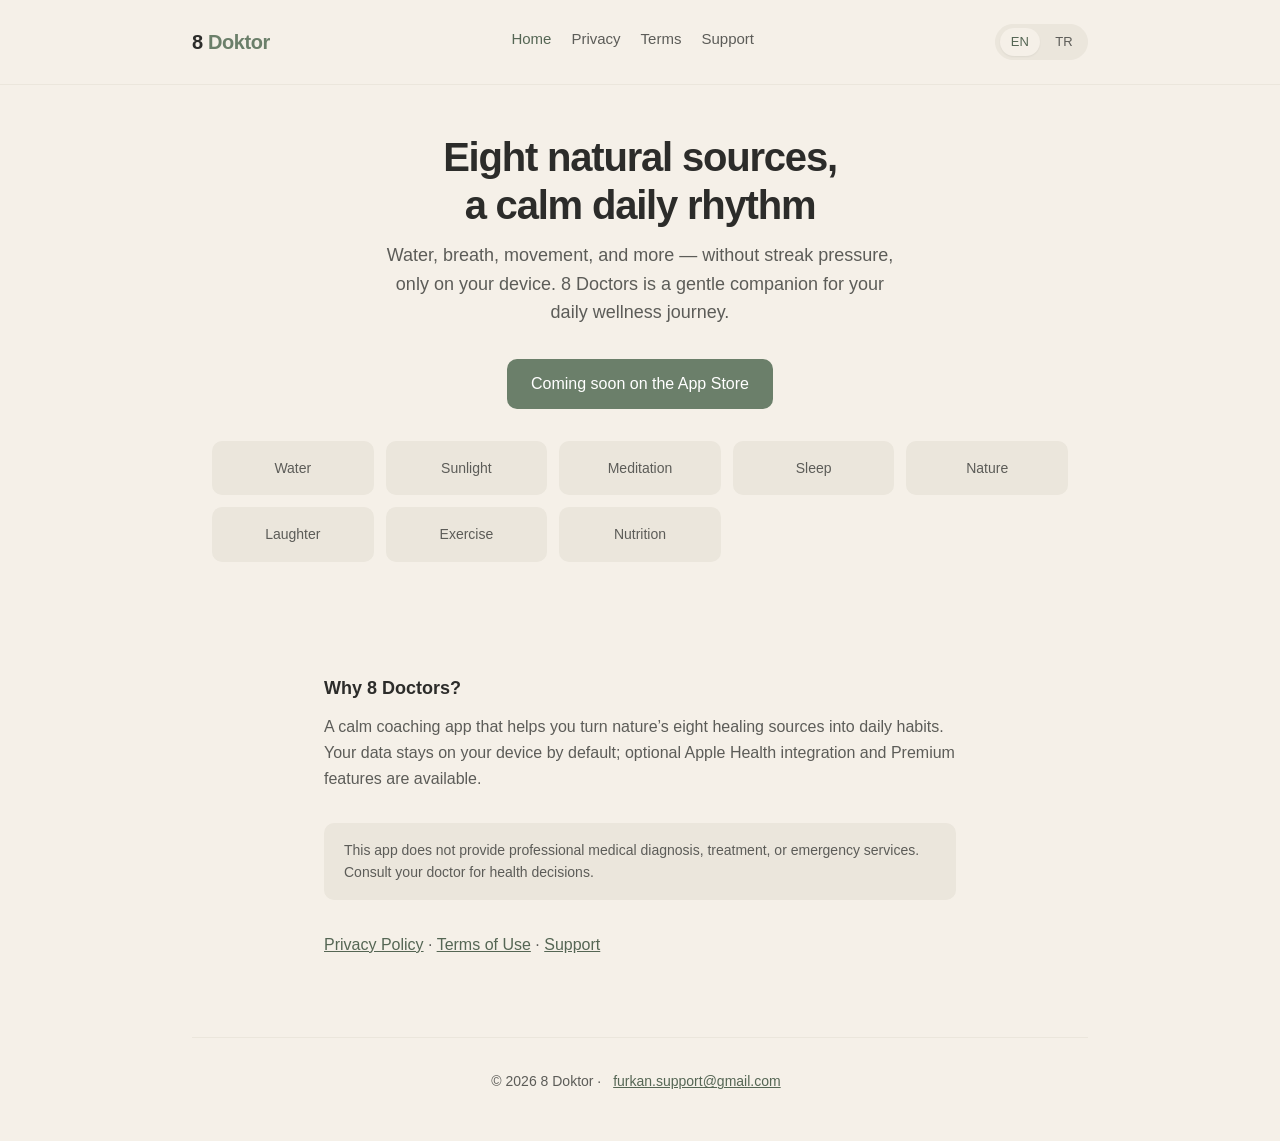
<file: index.html>
<!DOCTYPE html>
<html lang="en">
<head>
  <meta charset="utf-8">
  <meta name="viewport" content="width=device-width, initial-scale=1">
  <meta name="description" content="8 Doktor — Sekiz doğal şifa kaynağıyla nazik günlük wellness koçluğu. Streak baskısı yok, kendi hızında.">
  <title>8 Doktor — Sakin Günlük Koçluk</title>
  <link rel="stylesheet" href="css/site.css">
</head>
<body data-page-title="title.index">
  <header class="site-header">
    <div class="site-header-inner">
      <a class="logo" href="index.html">8 <span>Doktor</span></a>
      <nav aria-label="Site">
        <ul>
          <li><a href="index.html" aria-current="page" data-i18n="nav.home">Home</a></li>
          <li><a href="privacy.html" data-i18n="nav.privacy">Privacy</a></li>
          <li><a href="terms.html" data-i18n="nav.terms">Terms</a></li>
          <li><a href="support.html" data-i18n="nav.support">Support</a></li>
        </ul>
      </nav>
      <div class="lang-switcher" role="group" aria-label="Language">
        <button type="button" data-lang="en" aria-pressed="false">EN</button>
        <button type="button" data-lang="tr" aria-pressed="false">TR</button>
      </div>
    </div>
  </header>

  <section class="lang-block" lang="en" hidden>
    <div class="hero">
      <h1>Eight natural sources,<br>a calm daily rhythm</h1>
      <p class="lead">
        Water, breath, movement, and more — without streak pressure, only on your device.
        8 Doctors is a gentle companion for your daily wellness journey.
      </p>
      <a class="cta" href="https://apps.apple.com/app/id0000000000" rel="noopener">Coming soon on the App Store</a>
    </div>

    <div class="pillars" aria-label="Eight doctors">
      <div class="pillar">Water</div>
      <div class="pillar">Sunlight</div>
      <div class="pillar">Meditation</div>
      <div class="pillar">Sleep</div>
      <div class="pillar">Nature</div>
      <div class="pillar">Laughter</div>
      <div class="pillar">Exercise</div>
      <div class="pillar">Nutrition</div>
    </div>

    <main>
      <h2>Why 8 Doctors?</h2>
      <p>
        A calm coaching app that helps you turn nature’s eight healing sources into daily habits.
        Your data stays on your device by default; optional Apple Health integration and Premium features are available.
      </p>

      <div class="disclaimer">
        This app does not provide professional medical diagnosis, treatment, or emergency services.
        Consult your doctor for health decisions.
      </div>

      <p>
        <a href="privacy.html" data-i18n="footer.legal.privacy">Privacy Policy</a> ·
        <a href="terms.html" data-i18n="footer.legal.terms">Terms of Use</a> ·
        <a href="support.html" data-i18n="nav.support">Support</a>
      </p>
    </main>
  </section>

  <section class="lang-block" lang="tr" hidden>
    <div class="hero">
      <h1>Sekiz doğal kaynak,<br>sakin bir günlük ritim</h1>
      <p class="lead">
        Su, nefes, hareket ve daha fazlası — streak baskısı olmadan, yalnızca cihazında.
        8 Doktor, günlük wellness yolculuğuna nazik bir eşlikçidir.
      </p>
      <a class="cta" href="https://apps.apple.com/app/id0000000000" rel="noopener">App Store'da yakında</a>
    </div>

    <div class="pillars" aria-label="Sekiz doktor">
      <div class="pillar">Su</div>
      <div class="pillar">Güneş</div>
      <div class="pillar">Meditasyon</div>
      <div class="pillar">Uyku</div>
      <div class="pillar">Doğa</div>
      <div class="pillar">Gülmek</div>
      <div class="pillar">Egzersiz</div>
      <div class="pillar">Beslenme</div>
    </div>

    <main>
      <h2>Neden 8 Doktor?</h2>
      <p>
        Doğanın sekiz şifa kaynağını günlük alışkanlıklara dönüştürmenize yardımcı olan sakin bir koçluk uygulaması.
        Verileriniz varsayılan olarak yalnızca cihazınızda kalır; isteğe bağlı Apple Health entegrasyonu ve Premium özellikler mevcuttur.
      </p>

      <div class="disclaimer">
        Bu uygulama profesyonel tıbbi tanı, tedavi veya acil durum hizmeti sunmaz.
        Sağlık kararlarınız için doktorunuza danışın.
      </div>

      <p>
        <a href="privacy.html" data-i18n="footer.legal.privacy">Gizlilik Politikası</a> ·
        <a href="terms.html" data-i18n="footer.legal.terms">Kullanım Koşulları</a> ·
        <a href="support.html" data-i18n="nav.support">Destek</a>
      </p>
    </main>
  </section>

  <footer class="site-footer">
    <p>© 2026 8 Doktor · <a href="mailto:furkan.support@gmail.com">furkan.support@gmail.com</a></p>
  </footer>

  <script src="js/lang.js"></script>
</body>
</html>
</file>
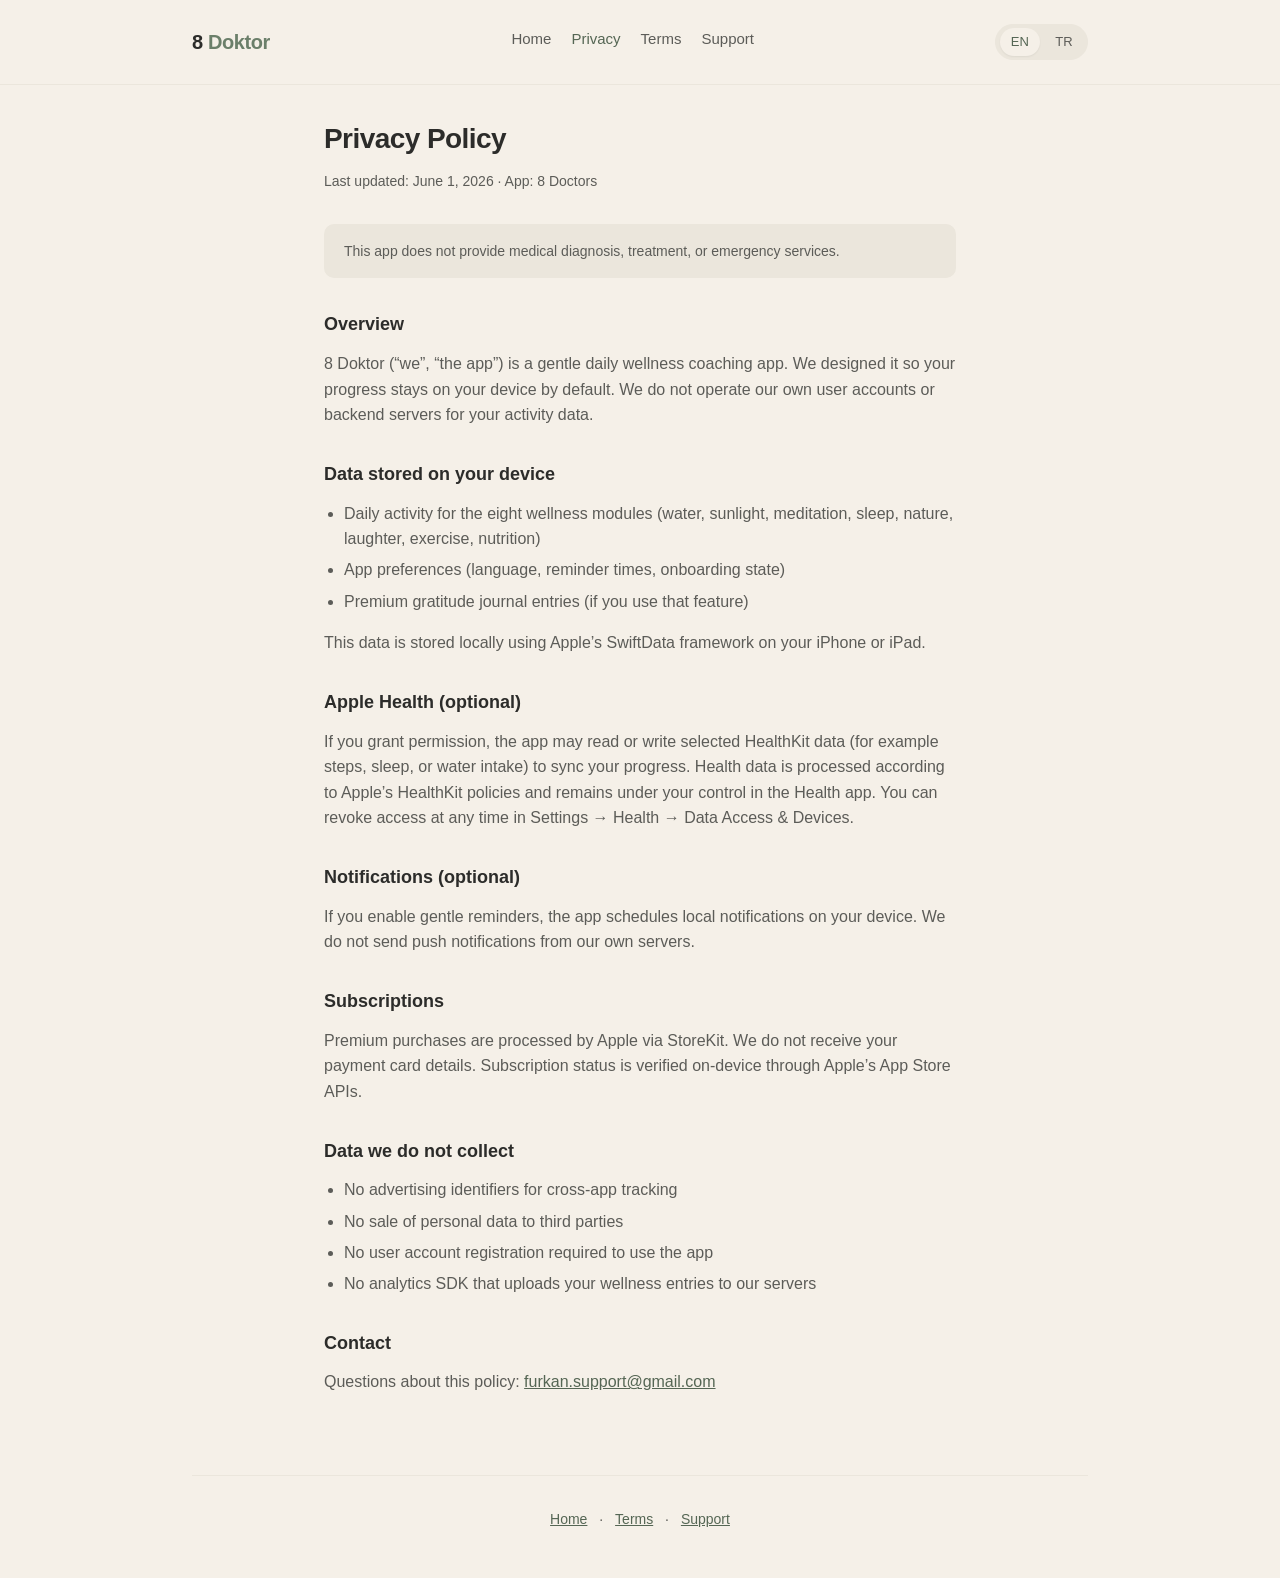
<file: privacy.html>
<!DOCTYPE html>
<html lang="en">
<head>
  <meta charset="utf-8">
  <meta name="viewport" content="width=device-width, initial-scale=1">
  <meta name="description" content="Privacy Policy for 8 Doktor (8 Doctors) iOS app.">
  <title>Privacy Policy — 8 Doktor</title>
  <link rel="stylesheet" href="css/site.css">
</head>
<body data-page-title="title.privacy">
  <header class="site-header">
    <div class="site-header-inner">
      <a class="logo" href="index.html">8 <span>Doktor</span></a>
      <nav aria-label="Site">
        <ul>
          <li><a href="index.html" data-i18n="nav.home">Home</a></li>
          <li><a href="privacy.html" aria-current="page" data-i18n="nav.privacy">Privacy</a></li>
          <li><a href="terms.html" data-i18n="nav.terms">Terms</a></li>
          <li><a href="support.html" data-i18n="nav.support">Support</a></li>
        </ul>
      </nav>
      <div class="lang-switcher" role="group" aria-label="Language">
        <button type="button" data-lang="en" aria-pressed="false">EN</button>
        <button type="button" data-lang="tr" aria-pressed="false">TR</button>
      </div>
    </div>
  </header>

  <main>
    <h1 class="page-title" data-i18n="h1.privacy">Privacy Policy</h1>
    <p class="meta" data-i18n="meta.privacy">Last updated: June 1, 2026 · App: 8 Doktor (8 Doctors)</p>

    <div class="disclaimer" data-i18n="disclaimer.privacy">
      This app does not provide medical diagnosis, treatment, or emergency services.
    </div>

    <section class="lang-block" lang="en" hidden>
      <h2>Overview</h2>
      <p>
        8 Doktor (“we”, “the app”) is a gentle daily wellness coaching app.
        We designed it so your progress stays on your device by default.
        We do not operate our own user accounts or backend servers for your activity data.
      </p>

      <h2>Data stored on your device</h2>
      <ul>
        <li>Daily activity for the eight wellness modules (water, sunlight, meditation, sleep, nature, laughter, exercise, nutrition)</li>
        <li>App preferences (language, reminder times, onboarding state)</li>
        <li>Premium gratitude journal entries (if you use that feature)</li>
      </ul>
      <p>This data is stored locally using Apple’s SwiftData framework on your iPhone or iPad.</p>

      <h2>Apple Health (optional)</h2>
      <p>
        If you grant permission, the app may read or write selected HealthKit data
        (for example steps, sleep, or water intake) to sync your progress.
        Health data is processed according to Apple’s HealthKit policies and remains under your control in the Health app.
        You can revoke access at any time in Settings → Health → Data Access &amp; Devices.
      </p>

      <h2>Notifications (optional)</h2>
      <p>
        If you enable gentle reminders, the app schedules local notifications on your device.
        We do not send push notifications from our own servers.
      </p>

      <h2>Subscriptions</h2>
      <p>
        Premium purchases are processed by Apple via StoreKit.
        We do not receive your payment card details.
        Subscription status is verified on-device through Apple’s App Store APIs.
      </p>

      <h2>Data we do not collect</h2>
      <ul>
        <li>No advertising identifiers for cross-app tracking</li>
        <li>No sale of personal data to third parties</li>
        <li>No user account registration required to use the app</li>
        <li>No analytics SDK that uploads your wellness entries to our servers</li>
      </ul>

      <h2>Contact</h2>
      <p>
        Questions about this policy:
        <a href="mailto:furkan.support@gmail.com">furkan.support@gmail.com</a>
      </p>
    </section>

    <section class="lang-block" lang="tr" hidden>
      <h2>Genel bakış</h2>
      <p>
        8 Doktor, nazik bir günlük wellness koçluk uygulamasıdır.
        İlerlemeniz varsayılan olarak cihazınızda kalacak şekilde tasarlanmıştır.
        Aktivite verileriniz için kendi sunucularımızda kullanıcı hesabı işletmiyoruz.
      </p>

      <h2>Cihazda saklanan veriler</h2>
      <ul>
        <li>Sekiz wellness modülüne ait günlük kayıtlar</li>
        <li>Uygulama tercihleri (dil, hatırlatma saatleri, onboarding)</li>
        <li>Premium minnettarlık günlüğü girdileri (kullanıyorsanız)</li>
      </ul>
      <p>Bu veriler SwiftData ile yalnızca cihazınızda saklanır.</p>

      <h2>Apple Sağlık (isteğe bağlı)</h2>
      <p>
        İzin verirseniz seçili HealthKit verileri okunabilir veya yazılabilir.
        Erişimi Ayarlar → Sağlık üzerinden istediğiniz zaman kapatabilirsiniz.
      </p>

      <h2>Abonelikler</h2>
      <p>Premium satın alımlar Apple App Store üzerinden işlenir; ödeme bilgilerinize erişmiyoruz.</p>

      <h2>İletişim</h2>
      <p><a href="mailto:furkan.support@gmail.com">furkan.support@gmail.com</a></p>
    </section>
  </main>

  <footer class="site-footer">
    <p>
      <a href="index.html" data-i18n="footer.home">Home</a> ·
      <a href="terms.html" data-i18n="footer.terms">Terms</a> ·
      <a href="support.html" data-i18n="footer.support">Support</a>
    </p>
  </footer>

  <script src="js/lang.js"></script>
</body>
</html>
</file>
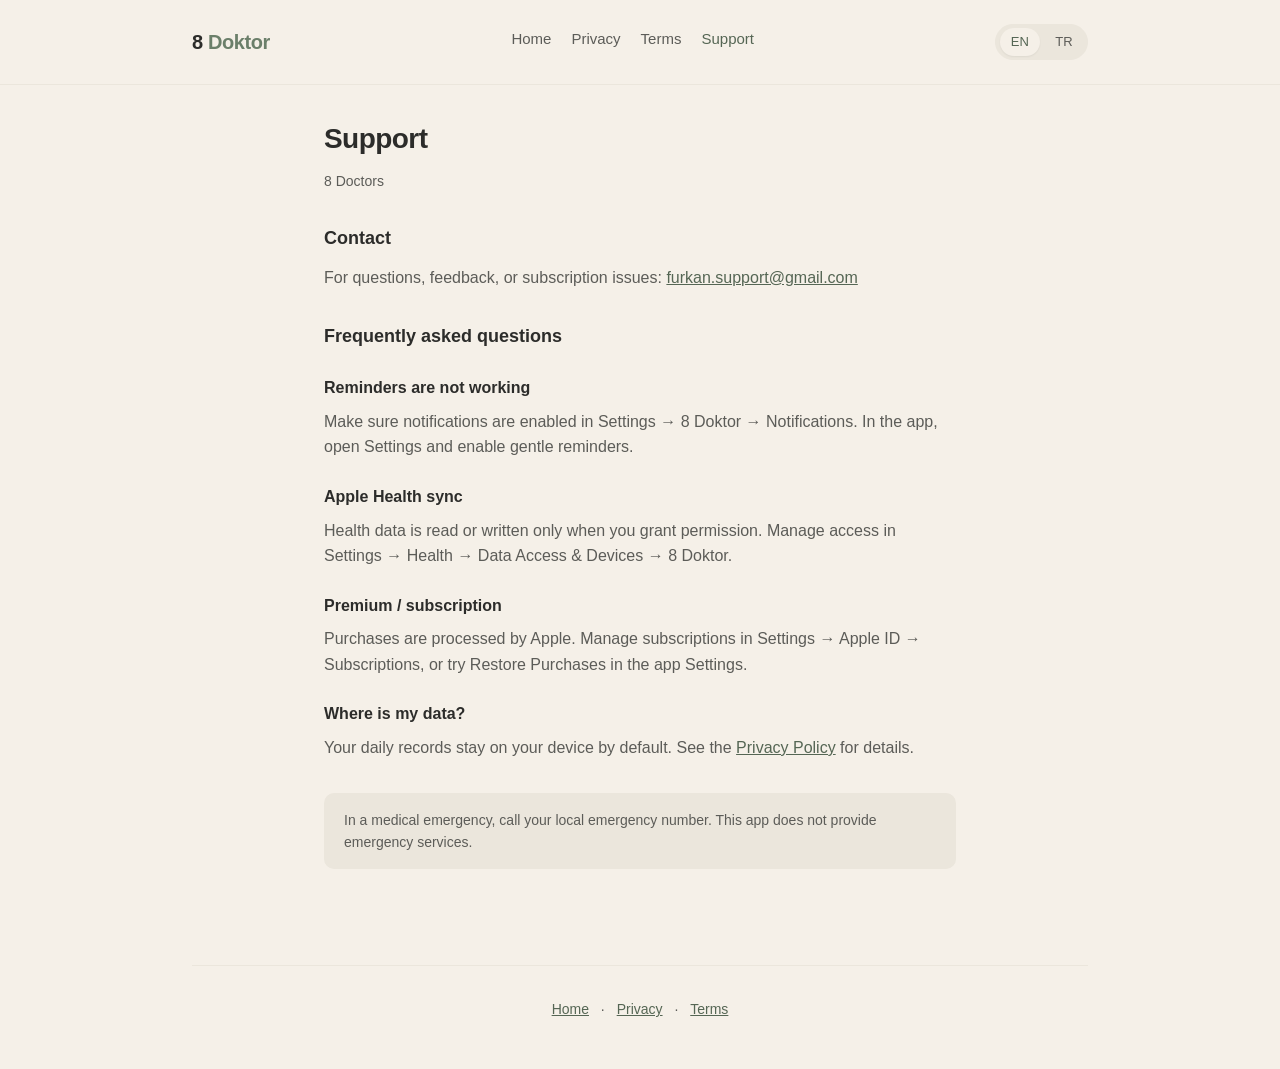
<file: support.html>
<!DOCTYPE html>
<html lang="en">
<head>
  <meta charset="utf-8">
  <meta name="viewport" content="width=device-width, initial-scale=1">
  <meta name="description" content="Support for 8 Doktor iOS app.">
  <title>Support — 8 Doktor</title>
  <link rel="stylesheet" href="css/site.css">
</head>
<body data-page-title="title.support">
  <header class="site-header">
    <div class="site-header-inner">
      <a class="logo" href="index.html">8 <span>Doktor</span></a>
      <nav aria-label="Site">
        <ul>
          <li><a href="index.html" data-i18n="nav.home">Home</a></li>
          <li><a href="privacy.html" data-i18n="nav.privacy">Privacy</a></li>
          <li><a href="terms.html" data-i18n="nav.terms">Terms</a></li>
          <li><a href="support.html" aria-current="page" data-i18n="nav.support">Support</a></li>
        </ul>
      </nav>
      <div class="lang-switcher" role="group" aria-label="Language">
        <button type="button" data-lang="en" aria-pressed="false">EN</button>
        <button type="button" data-lang="tr" aria-pressed="false">TR</button>
      </div>
    </div>
  </header>

  <main>
    <h1 class="page-title" data-i18n="h1.support">Support</h1>
    <p class="meta" data-i18n="meta.support">8 Doktor · 8 Doctors</p>

    <section class="lang-block" lang="en" hidden>
      <h2>Contact</h2>
      <p>
        For questions, feedback, or subscription issues:
        <a href="mailto:furkan.support@gmail.com">furkan.support@gmail.com</a>
      </p>

      <h2>Frequently asked questions</h2>

      <h3>Reminders are not working</h3>
      <p>
        Make sure notifications are enabled in Settings → 8 Doktor → Notifications.
        In the app, open Settings and enable gentle reminders.
      </p>

      <h3>Apple Health sync</h3>
      <p>
        Health data is read or written only when you grant permission.
        Manage access in Settings → Health → Data Access &amp; Devices → 8 Doktor.
      </p>

      <h3>Premium / subscription</h3>
      <p>
        Purchases are processed by Apple.
        Manage subscriptions in Settings → Apple ID → Subscriptions,
        or try Restore Purchases in the app Settings.
      </p>

      <h3>Where is my data?</h3>
      <p>
        Your daily records stay on your device by default.
        See the <a href="privacy.html">Privacy Policy</a> for details.
      </p>
    </section>

    <section class="lang-block" lang="tr" hidden>
      <h2>İletişim</h2>
      <p>
        Sorularınız, geri bildiriminiz veya abonelik konuları için:
        <a href="mailto:furkan.support@gmail.com">furkan.support@gmail.com</a>
      </p>

      <h2>Sık sorulanlar</h2>

      <h3>Hatırlatmalar çalışmıyor</h3>
      <p>
        Ayarlar → 8 Doktor → Bildirimler izninin açık olduğundan emin olun.
        Uygulama içinde Ayarlar → Nazik hatırlatmalar’ı etkinleştirin.
      </p>

      <h3>Apple Sağlık senkronu</h3>
      <p>
        Sağlık verisi yalnızca siz izin verdiğinizde okunur veya yazılır.
        Ayarlar → Sağlık → Veri Erişimi ve Cihazlar → 8 Doktor üzerinden yönetebilirsiniz.
      </p>

      <h3>Premium / abonelik</h3>
      <p>
        Satın alımlar Apple tarafından işlenir.
        Ayarlar → Apple Kimliği → Abonelikler’den yönetin veya
        uygulama içi Ayarlar → Satın alımları geri yükle’yi deneyin.
      </p>

      <h3>Verilerim nerede?</h3>
      <p>
        Günlük kayıtlarınız varsayılan olarak yalnızca cihazınızda saklanır.
        Ayrıntılar için <a href="privacy.html">Gizlilik Politikası</a> sayfasına bakın.
      </p>
    </section>

    <div class="disclaimer" data-i18n="disclaimer.support">
      In a medical emergency, call your local emergency number. This app does not provide emergency services.
    </div>
  </main>

  <footer class="site-footer">
    <p>
      <a href="index.html" data-i18n="footer.home">Home</a> ·
      <a href="privacy.html" data-i18n="footer.privacy">Privacy</a> ·
      <a href="terms.html" data-i18n="footer.terms">Terms</a>
    </p>
  </footer>

  <script src="js/lang.js"></script>
</body>
</html>
</file>
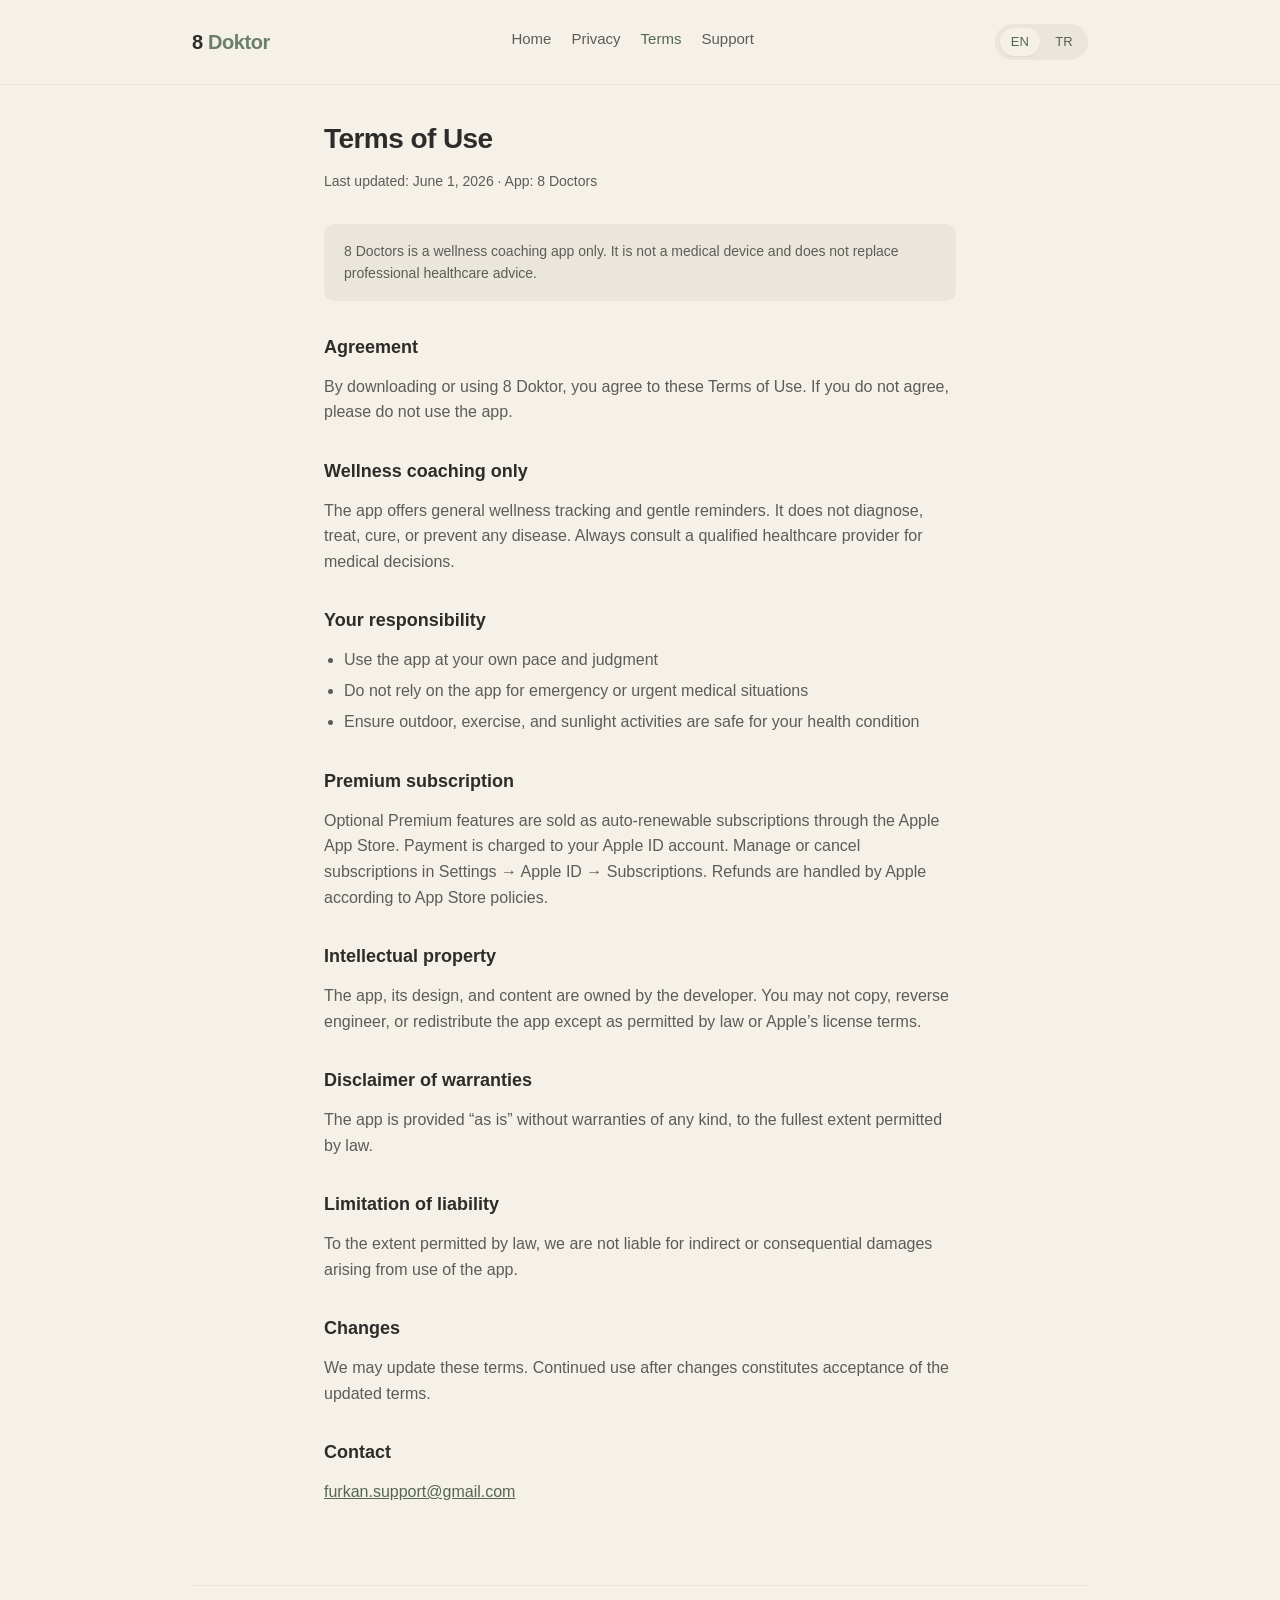
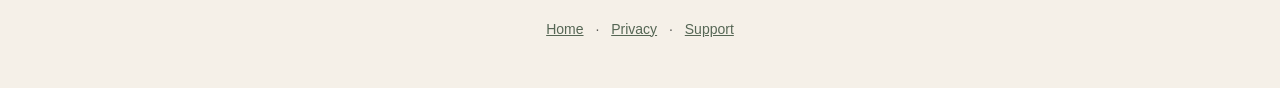
<file: terms.html>
<!DOCTYPE html>
<html lang="en">
<head>
  <meta charset="utf-8">
  <meta name="viewport" content="width=device-width, initial-scale=1">
  <meta name="description" content="Terms of Use for 8 Doktor (8 Doctors) iOS app.">
  <title>Terms of Use — 8 Doktor</title>
  <link rel="stylesheet" href="css/site.css">
</head>
<body data-page-title="title.terms">
  <header class="site-header">
    <div class="site-header-inner">
      <a class="logo" href="index.html">8 <span>Doktor</span></a>
      <nav aria-label="Site">
        <ul>
          <li><a href="index.html" data-i18n="nav.home">Home</a></li>
          <li><a href="privacy.html" data-i18n="nav.privacy">Privacy</a></li>
          <li><a href="terms.html" aria-current="page" data-i18n="nav.terms">Terms</a></li>
          <li><a href="support.html" data-i18n="nav.support">Support</a></li>
        </ul>
      </nav>
      <div class="lang-switcher" role="group" aria-label="Language">
        <button type="button" data-lang="en" aria-pressed="false">EN</button>
        <button type="button" data-lang="tr" aria-pressed="false">TR</button>
      </div>
    </div>
  </header>

  <main>
    <h1 class="page-title" data-i18n="h1.terms">Terms of Use</h1>
    <p class="meta" data-i18n="meta.privacy">Last updated: June 1, 2026 · App: 8 Doktor (8 Doctors)</p>

    <div class="disclaimer" data-i18n="disclaimer.terms">
      8 Doktor is a wellness coaching app only. It is not a medical device and does not replace professional healthcare advice.
    </div>

    <section class="lang-block" lang="en" hidden>
      <h2>Agreement</h2>
      <p>
        By downloading or using 8 Doktor, you agree to these Terms of Use.
        If you do not agree, please do not use the app.
      </p>

      <h2>Wellness coaching only</h2>
      <p>
        The app offers general wellness tracking and gentle reminders.
        It does not diagnose, treat, cure, or prevent any disease.
        Always consult a qualified healthcare provider for medical decisions.
      </p>

      <h2>Your responsibility</h2>
      <ul>
        <li>Use the app at your own pace and judgment</li>
        <li>Do not rely on the app for emergency or urgent medical situations</li>
        <li>Ensure outdoor, exercise, and sunlight activities are safe for your health condition</li>
      </ul>

      <h2>Premium subscription</h2>
      <p>
        Optional Premium features are sold as auto-renewable subscriptions through the Apple App Store.
        Payment is charged to your Apple ID account.
        Manage or cancel subscriptions in Settings → Apple ID → Subscriptions.
        Refunds are handled by Apple according to App Store policies.
      </p>

      <h2>Intellectual property</h2>
      <p>
        The app, its design, and content are owned by the developer.
        You may not copy, reverse engineer, or redistribute the app except as permitted by law or Apple’s license terms.
      </p>

      <h2>Disclaimer of warranties</h2>
      <p>
        The app is provided “as is” without warranties of any kind, to the fullest extent permitted by law.
      </p>

      <h2>Limitation of liability</h2>
      <p>
        To the extent permitted by law, we are not liable for indirect or consequential damages arising from use of the app.
      </p>

      <h2>Changes</h2>
      <p>We may update these terms. Continued use after changes constitutes acceptance of the updated terms.</p>

      <h2>Contact</h2>
      <p><a href="mailto:furkan.support@gmail.com">furkan.support@gmail.com</a></p>
    </section>

    <section class="lang-block" lang="tr" hidden>
      <h2>Sözleşme</h2>
      <p>8 Doktor’u indirerek veya kullanarak bu koşulları kabul etmiş olursunuz.</p>

      <h2>Yalnızca wellness koçluğu</h2>
      <p>
        Uygulama genel sağlıklı yaşam takibi ve nazik hatırlatmalar sunar;
        tıbbi tanı veya tedavi sağlamaz. Sağlık kararlarınız için doktorunuza danışın.
      </p>

      <h2>Premium abonelik</h2>
      <p>
        Premium özellikler Apple App Store üzerinden otomatik yenilenen abonelik olarak satılır.
        Aboneliği Ayarlar → Apple Kimliği → Abonelikler bölümünden yönetebilirsiniz.
      </p>

      <h2>İletişim</h2>
      <p><a href="mailto:furkan.support@gmail.com">furkan.support@gmail.com</a></p>
    </section>
  </main>

  <footer class="site-footer">
    <p>
      <a href="index.html" data-i18n="footer.home">Home</a> ·
      <a href="privacy.html" data-i18n="footer.privacy">Privacy</a> ·
      <a href="support.html" data-i18n="footer.support">Support</a>
    </p>
  </footer>

  <script src="js/lang.js"></script>
</body>
</html>
</file>
<file: css/site.css>
:root {
  --bg: #f5f0e8;
  --surface: #ebe6dc;
  --text: #2c2c2a;
  --text-secondary: #5c5c58;
  --accent: #6b7f6a;
  --accent-dark: #556654;
  --max-width: 42rem;
  --radius: 10px;
}

*,
*::before,
*::after {
  box-sizing: border-box;
}

html {
  font-size: 100%;
  -webkit-text-size-adjust: 100%;
}

body {
  margin: 0;
  font-family: -apple-system, BlinkMacSystemFont, "Segoe UI", Roboto, "Helvetica Neue", Arial, sans-serif;
  line-height: 1.6;
  color: var(--text);
  background: var(--bg);
}

a {
  color: var(--accent-dark);
}

a:hover {
  color: var(--accent);
}

.site-header {
  padding: 1.5rem 1.25rem;
  border-bottom: 1px solid var(--surface);
  background: var(--bg);
}

.site-header-inner {
  max-width: 56rem;
  margin: 0 auto;
  display: flex;
  flex-wrap: wrap;
  align-items: center;
  justify-content: space-between;
  gap: 1rem;
}

.logo {
  font-size: 1.25rem;
  font-weight: 600;
  color: var(--text);
  text-decoration: none;
  letter-spacing: -0.02em;
}

.logo span {
  color: var(--accent);
}

nav ul {
  list-style: none;
  margin: 0;
  padding: 0;
  display: flex;
  flex-wrap: wrap;
  gap: 0.5rem 1.25rem;
}

nav a {
  text-decoration: none;
  font-size: 0.9375rem;
  color: var(--text-secondary);
}

nav a[aria-current="page"] {
  color: var(--accent-dark);
  font-weight: 500;
}

main {
  max-width: var(--max-width);
  margin: 0 auto;
  padding: 2rem 1.25rem 4rem;
}

.hero {
  max-width: 56rem;
  margin: 0 auto;
  padding: 3rem 1.25rem 2rem;
  text-align: center;
}

.hero h1 {
  font-size: clamp(1.75rem, 5vw, 2.5rem);
  font-weight: 600;
  letter-spacing: -0.03em;
  margin: 0 0 0.75rem;
  line-height: 1.2;
}

.hero .lead {
  font-size: 1.125rem;
  color: var(--text-secondary);
  max-width: 32rem;
  margin: 0 auto 2rem;
}

.pillars {
  display: grid;
  grid-template-columns: repeat(auto-fill, minmax(10rem, 1fr));
  gap: 0.75rem;
  max-width: 56rem;
  margin: 0 auto 3rem;
  padding: 0 1.25rem;
}

.pillar {
  background: var(--surface);
  border-radius: var(--radius);
  padding: 1rem;
  font-size: 0.875rem;
  text-align: center;
  color: var(--text-secondary);
}

.cta {
  display: inline-block;
  background: var(--accent);
  color: #fff;
  text-decoration: none;
  padding: 0.75rem 1.5rem;
  border-radius: var(--radius);
  font-weight: 500;
  font-size: 1rem;
}

.cta:hover {
  background: var(--accent-dark);
  color: #fff;
}

h1.page-title {
  font-size: 1.75rem;
  font-weight: 600;
  letter-spacing: -0.02em;
  margin: 0 0 0.5rem;
}

.meta {
  font-size: 0.875rem;
  color: var(--text-secondary);
  margin-bottom: 2rem;
}

h2 {
  font-size: 1.125rem;
  font-weight: 600;
  margin: 2rem 0 0.75rem;
  color: var(--text);
}

h3 {
  font-size: 1rem;
  font-weight: 600;
  margin: 1.5rem 0 0.5rem;
}

p,
ul {
  margin: 0 0 1rem;
  color: var(--text-secondary);
}

ul {
  padding-left: 1.25rem;
}

li {
  margin-bottom: 0.35rem;
}

.disclaimer {
  background: var(--surface);
  border-radius: var(--radius);
  padding: 1rem 1.25rem;
  font-size: 0.875rem;
  color: var(--text-secondary);
  margin: 2rem 0;
}

.lang-block {
  margin-bottom: 0;
  padding-bottom: 0;
  border-bottom: none;
}

.lang-block[hidden] {
  display: none !important;
}

.lang-block.is-active {
  display: block;
}

.lang-switcher {
  display: inline-flex;
  align-items: center;
  gap: 0.25rem;
  padding: 0.2rem;
  border: 1px solid var(--surface);
  border-radius: 999px;
  background: var(--surface);
}

.lang-switcher button {
  appearance: none;
  border: none;
  background: transparent;
  color: var(--text-secondary);
  font: inherit;
  font-size: 0.8125rem;
  font-weight: 500;
  line-height: 1;
  padding: 0.45rem 0.7rem;
  border-radius: 999px;
  cursor: pointer;
}

.lang-switcher button.is-active,
.lang-switcher button[aria-pressed="true"] {
  background: var(--bg);
  color: var(--accent-dark);
  box-shadow: 0 1px 2px rgba(0, 0, 0, 0.06);
}

.lang-label {
  font-size: 0.75rem;
  text-transform: uppercase;
  letter-spacing: 0.06em;
  color: var(--accent);
  font-weight: 600;
  margin-bottom: 1rem;
}

.site-footer {
  max-width: 56rem;
  margin: 0 auto;
  padding: 2rem 1.25rem;
  border-top: 1px solid var(--surface);
  font-size: 0.875rem;
  color: var(--text-secondary);
  text-align: center;
}

.site-footer a {
  margin: 0 0.5rem;
}

@media (prefers-color-scheme: dark) {
  :root {
    --bg: #1e1e1c;
    --surface: #2a2a28;
    --text: #ebe8e0;
    --text-secondary: #a8a8a4;
    --accent: #8a9d89;
    --accent-dark: #a8b9a7;
  }

  .cta {
    color: #1e1e1c;
  }

  .cta:hover {
    color: #1e1e1c;
  }
}
</file>
